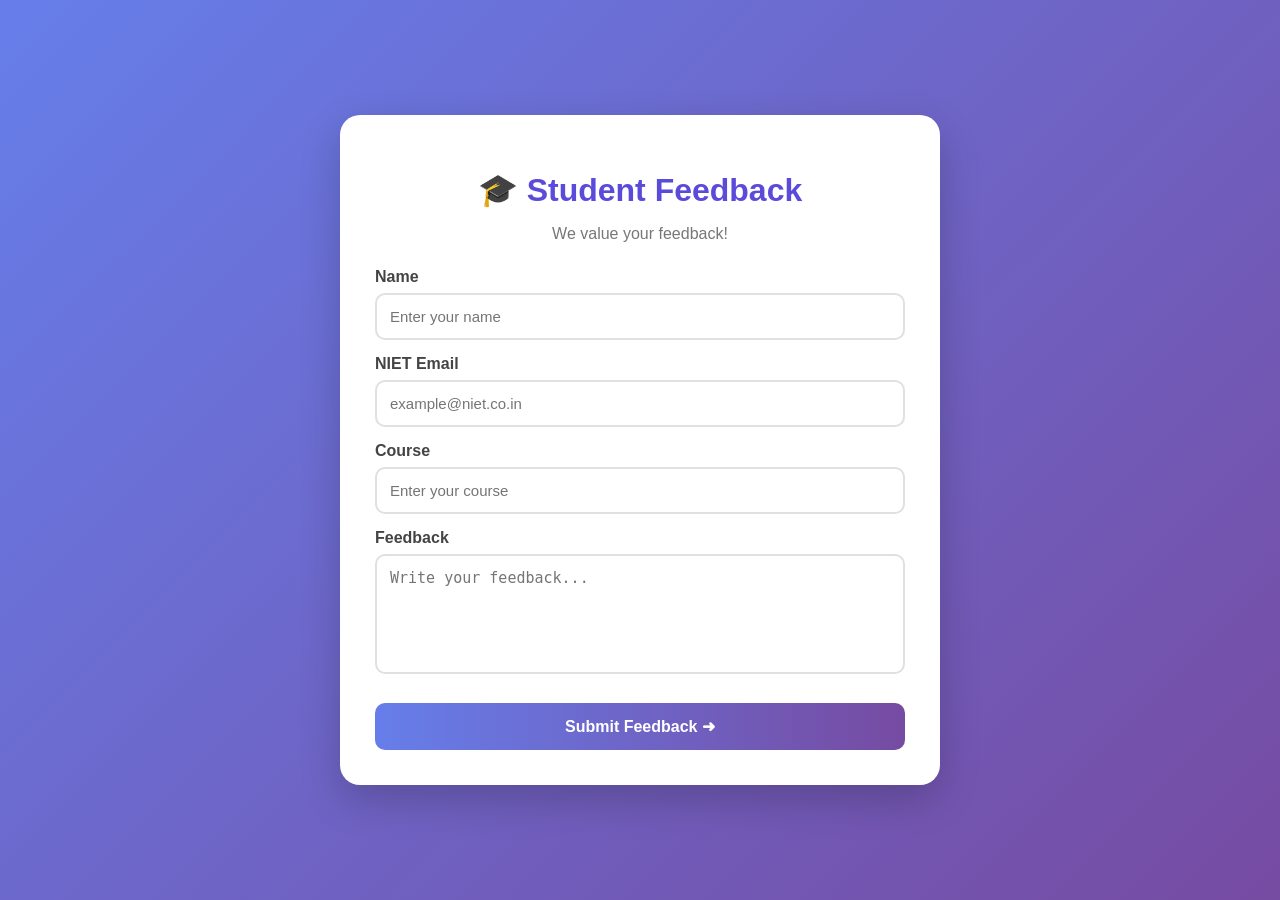
<file: index.html>
<!DOCTYPE html>
<html lang="en">
<head>
    <meta charset="UTF-8">
    <meta name="viewport" content="width=device-width, initial-scale=1.0">
    <title>Student Feedback</title>
    <link rel="stylesheet" href="style.css">
</head>
<body>

<div class="container">
    <div class="card">
        <div class="header">
            <h1>🎓 Student Feedback</h1>
            <p>We value your feedback!</p>
        </div>

        <form id="feedbackForm">
            <label>Name</label>
            <input type="text" id="name" placeholder="Enter your name" required>

            <label>NIET Email</label>
            <input
                type="email"
                id="email"
                placeholder="example@niet.co.in"
                pattern="[a-zA-Z0-9._%+-]+@niet\.co\.in"
                title="Only NIET email (@niet.co.in) is allowed"
                required
            >

            <label>Course</label>
            <input type="text" id="course" placeholder="Enter your course" required>

            <label>Feedback</label>
            <textarea id="feedback" placeholder="Write your feedback..." required></textarea>

            <button type="submit">Submit Feedback ➜</button>
        </form>
    </div>
</div>

<script src="script.js"></script>
</body>
</html>
</file>
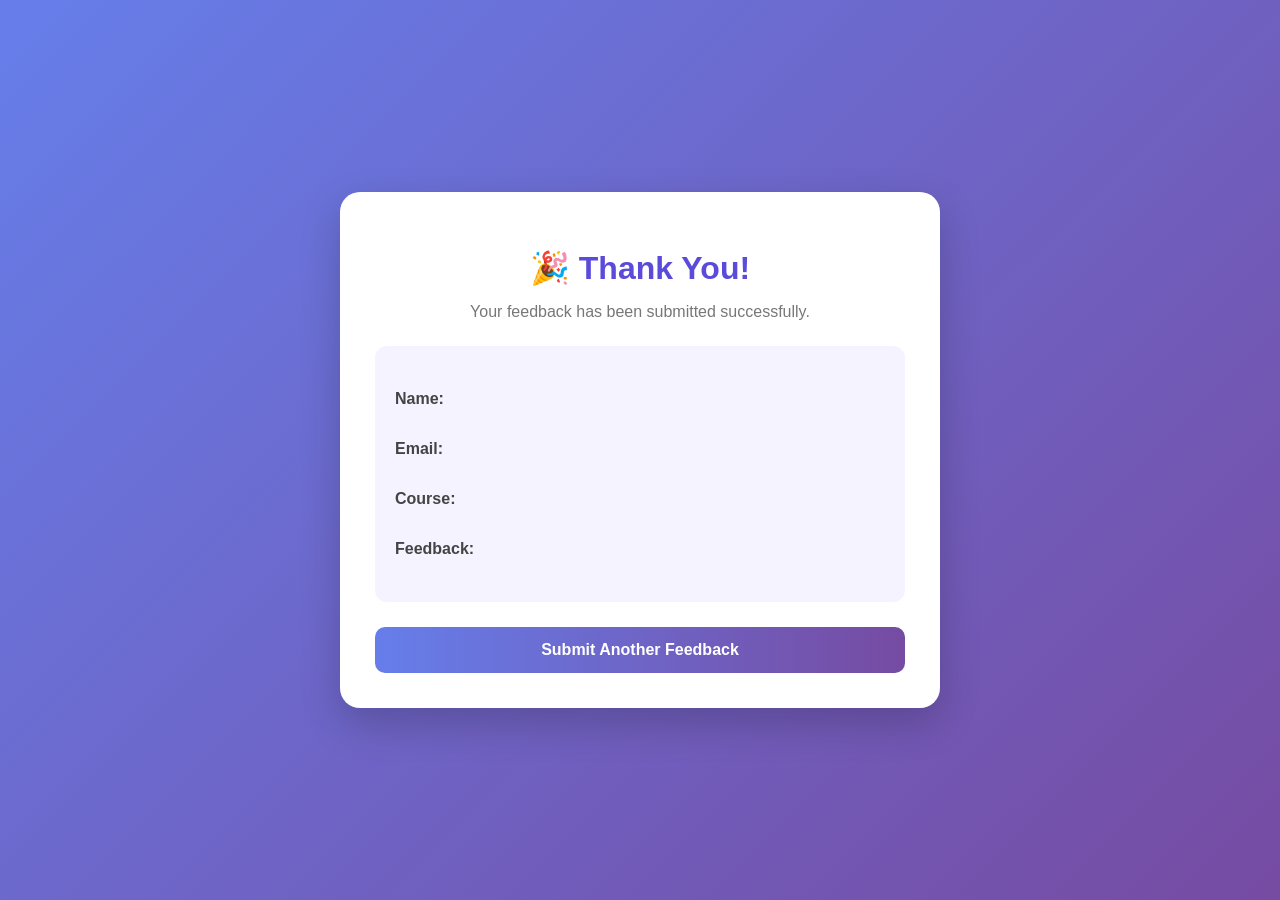
<file: feedback.html>
<!DOCTYPE html>
<html lang="en">
<head>
    <meta charset="UTF-8">
    <meta name="viewport" content="width=device-width, initial-scale=1.0">
    <title>Feedback Submitted</title>
    <link rel="stylesheet" href="style.css">
</head>
<body>

<div class="container">
    <div class="card">
        <div class="header">
            <h1>🎉 Thank You!</h1>
            <p>Your feedback has been submitted successfully.</p>
        </div>

        <div class="feedback-box">
            <p><strong>Name:</strong> <span id="showName"></span></p>
            <p><strong>Email:</strong> <span id="showEmail"></span></p>
            <p><strong>Course:</strong> <span id="showCourse"></span></p>
            <p><strong>Feedback:</strong> <span id="showFeedback"></span></p>
        </div>

        <button onclick="window.location.href='index.html'">
            Submit Another Feedback
        </button>
    </div>
</div>

<script>
    document.getElementById("showName").textContent =
        localStorage.getItem("studentName");

    document.getElementById("showEmail").textContent =
        localStorage.getItem("studentEmail");

    document.getElementById("showCourse").textContent =
        localStorage.getItem("studentCourse");

    document.getElementById("showFeedback").textContent =
        localStorage.getItem("studentFeedback");
</script>

</body>
</html>
</file>
<file: style.css>
* {
    box-sizing: border-box;
}

body {
    margin: 0;
    font-family: Arial, sans-serif;
    min-height: 100vh;
    background: linear-gradient(135deg, #667eea, #764ba2);
    display: flex;
    justify-content: center;
    align-items: center;
    padding: 30px;
}

.container {
    width: 100%;
    max-width: 600px;
}

.card {
    background: white;
    padding: 35px;
    border-radius: 20px;
    box-shadow: 0 15px 40px rgba(0, 0, 0, 0.2);
}

.header {
    text-align: center;
    margin-bottom: 25px;
}

.header h1 {
    color: #5b4bdb;
    margin-bottom: 8px;
}

.header p {
    color: #777;
}

label {
    display: block;
    margin-top: 15px;
    margin-bottom: 7px;
    font-weight: bold;
    color: #444;
}

input,
textarea {
    width: 100%;
    padding: 13px;
    border: 2px solid #e0e0e0;
    border-radius: 10px;
    font-size: 15px;
    outline: none;
    transition: 0.3s;
}

input:focus,
textarea:focus {
    border-color: #667eea;
    box-shadow: 0 0 8px rgba(102, 126, 234, 0.25);
}

textarea {
    height: 120px;
    resize: none;
}

button {
    width: 100%;
    margin-top: 25px;
    padding: 14px;
    border: none;
    border-radius: 10px;
    background: linear-gradient(90deg, #667eea, #764ba2);
    color: white;
    font-size: 16px;
    font-weight: bold;
    cursor: pointer;
    transition: 0.3s;
}

button:hover {
    transform: translateY(-2px);
    box-shadow: 0 8px 20px rgba(102, 126, 234, 0.4);
}

.feedback-box {
    background: #f4f3ff;
    padding: 20px;
    border-radius: 12px;
    margin-top: 20px;
}

.feedback-box p {
    padding: 8px 0;
    color: #444;
}
</file>
